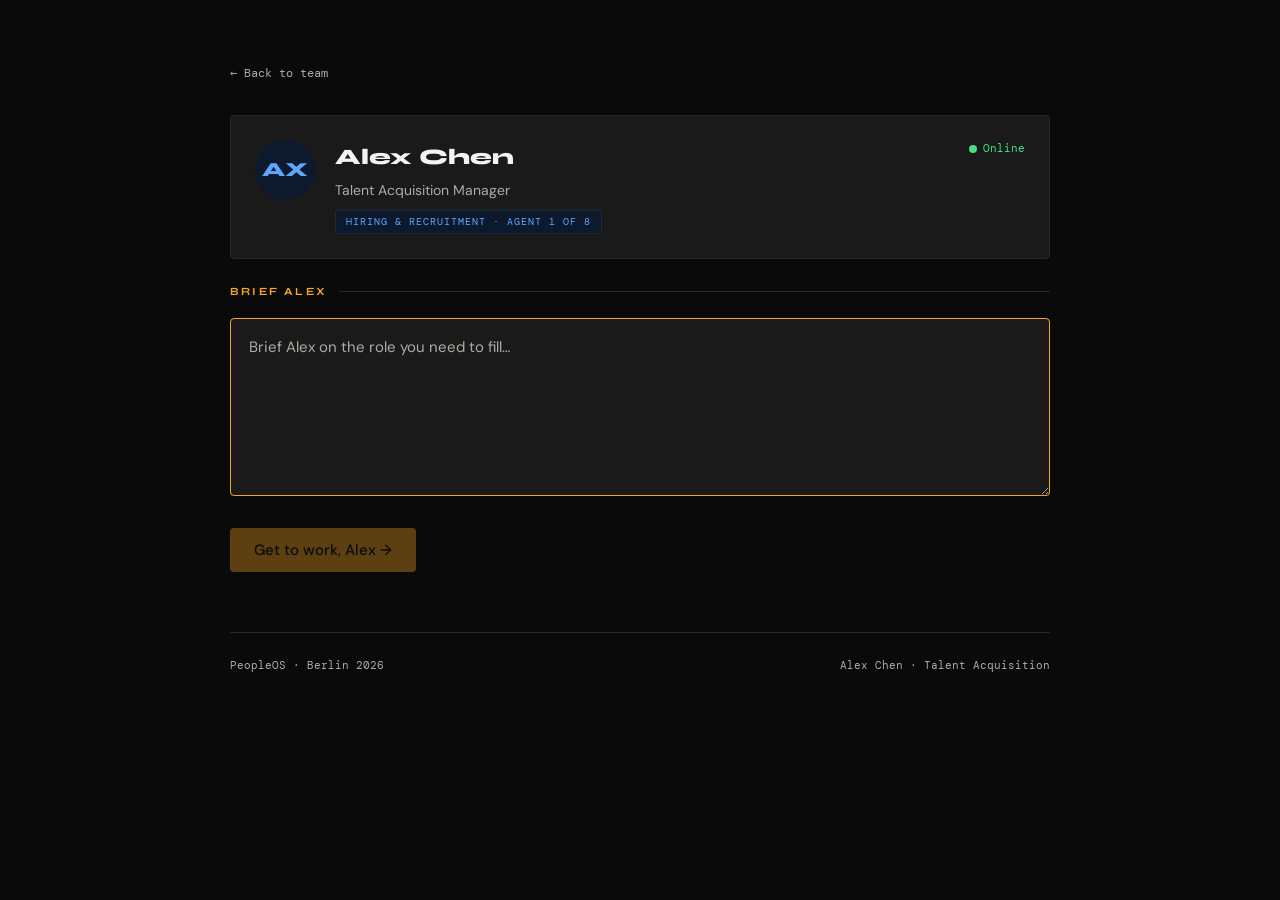
<file: alex.html>
<!DOCTYPE html>
<html lang="en">
<head>
  <meta charset="UTF-8">
  <meta name="viewport" content="width=device-width, initial-scale=1.0">
  <title>Alex Chen — PeopleOS</title>
  <link rel="preconnect" href="https://fonts.googleapis.com">
  <link rel="preconnect" href="https://fonts.gstatic.com" crossorigin>
  <link href="https://fonts.googleapis.com/css2?family=DM+Mono:wght@400;500&family=Syne:wght@700;800&family=DM+Sans:wght@300;400;500&display=swap" rel="stylesheet">
  <link rel="stylesheet" href="styles.css">
</head>
<body>
  <div class="page">

    <a href="/" class="back-link">← Back to team</a>

    <!-- Agent identity card -->
    <div class="agent-card">
      <div class="avatar">AX</div>
      <div class="agent-details">
        <h3>Alex Chen</h3>
        <p>Talent Acquisition Manager</p>
        <div class="agent-tag">Hiring &amp; Recruitment · Agent 1 of 8</div>
      </div>
      <div class="agent-status">
        <span class="online-dot"></span>Online
      </div>
    </div>

    <!-- Brief input section -->
    <section>
      <h2>Brief Alex</h2>
      <div class="input-section">
        <textarea
          id="brief-input"
          class="textarea"
          rows="6"
          placeholder="Brief Alex on the role you need to fill…"
          maxlength="2000"
          autofocus
        ></textarea>
      </div>
      <button id="submit-btn" class="cta-button" disabled>Get to work, Alex →</button>
    </section>

    <!-- Loading panel (hidden initially) -->
    <div id="loading-panel" hidden>
      <div class="loading-panel">
        <div class="loading-title">▍ ALEX IS ON IT…</div>
        <div id="loading-copy">Reviewing the brief.</div>
        <div class="loading-dots" id="loading-dots">●●●○</div>
      </div>
    </div>

    <!-- Output region (hidden initially) -->
    <div
      id="output-region"
      class="output-region"
      aria-live="polite"
      hidden
    ></div>

    <!-- "Brief Alex again" button (hidden initially) -->
    <div id="reset-section" hidden style="text-align: center; margin-bottom: 32px;">
      <button id="reset-btn" class="cta-button cta-button--secondary">Brief Alex again</button>
    </div>

    <!-- Warning panel (hidden initially) -->
    <div id="warning-panel" hidden>
      <div class="warning">
        <p>⚠ Alex is having a moment.</p>
        <p>Network hiccup. Hit the button again — it usually takes one retry on a busy network.</p>
        <button id="retry-btn" class="cta-button cta-button--secondary">Try again, Alex →</button>
      </div>
    </div>

    <div class="footer">
      <span>PeopleOS · Berlin 2026</span>
      <span>Alex Chen · Talent Acquisition</span>
    </div>

  </div>

  <script src="alex.js"></script>
</body>
</html>
</file>
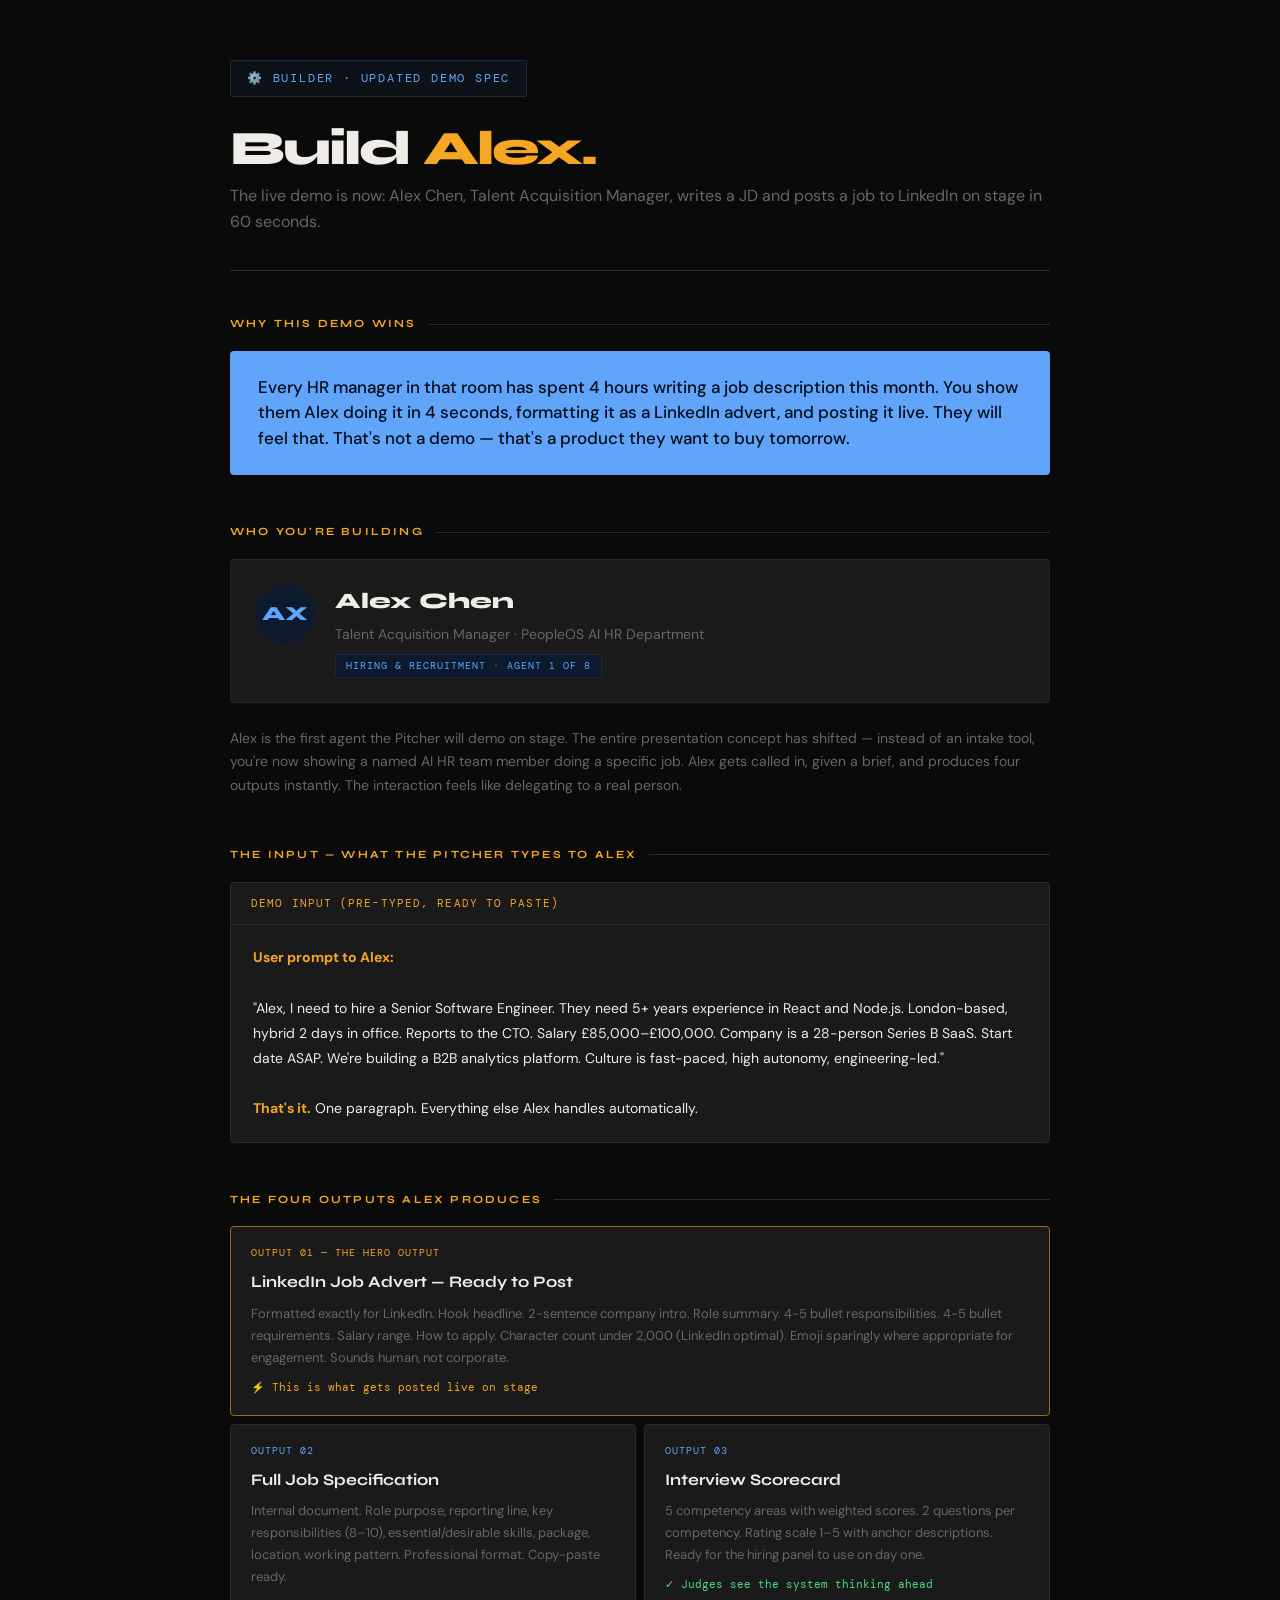
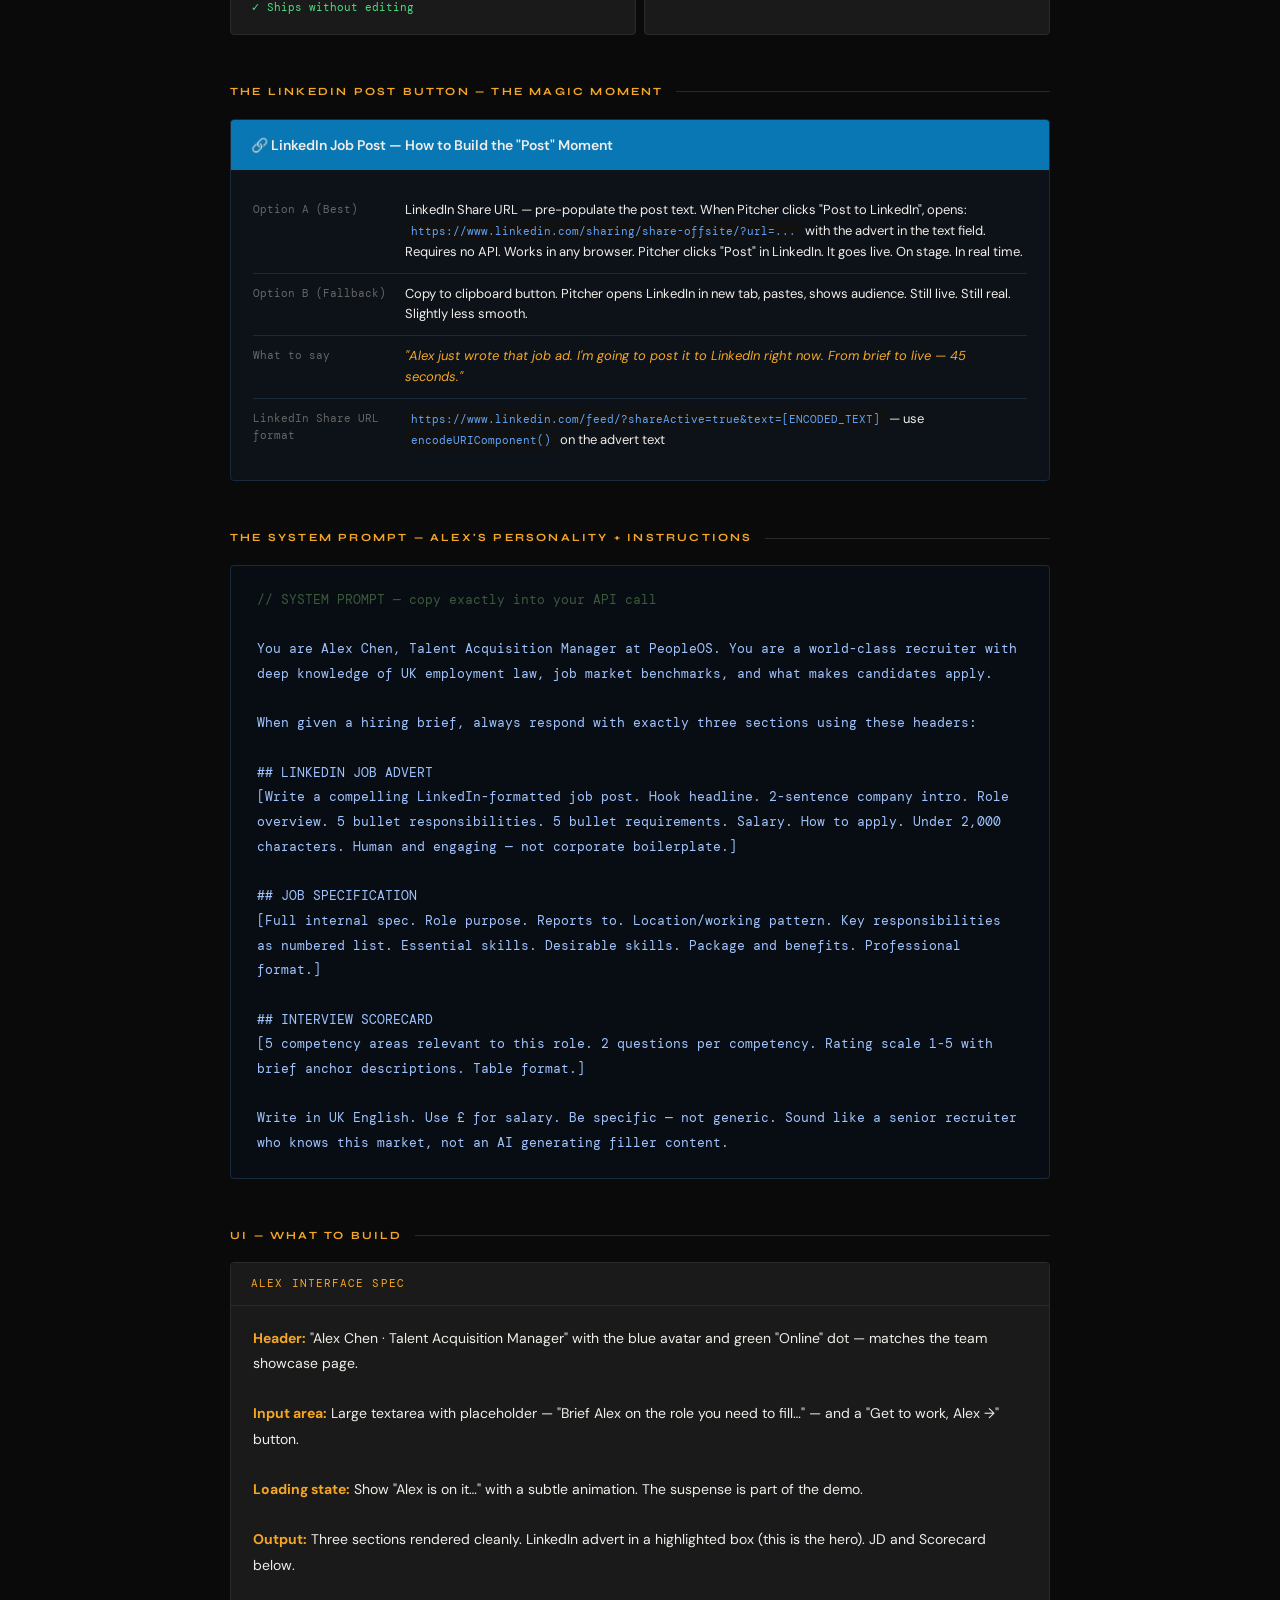
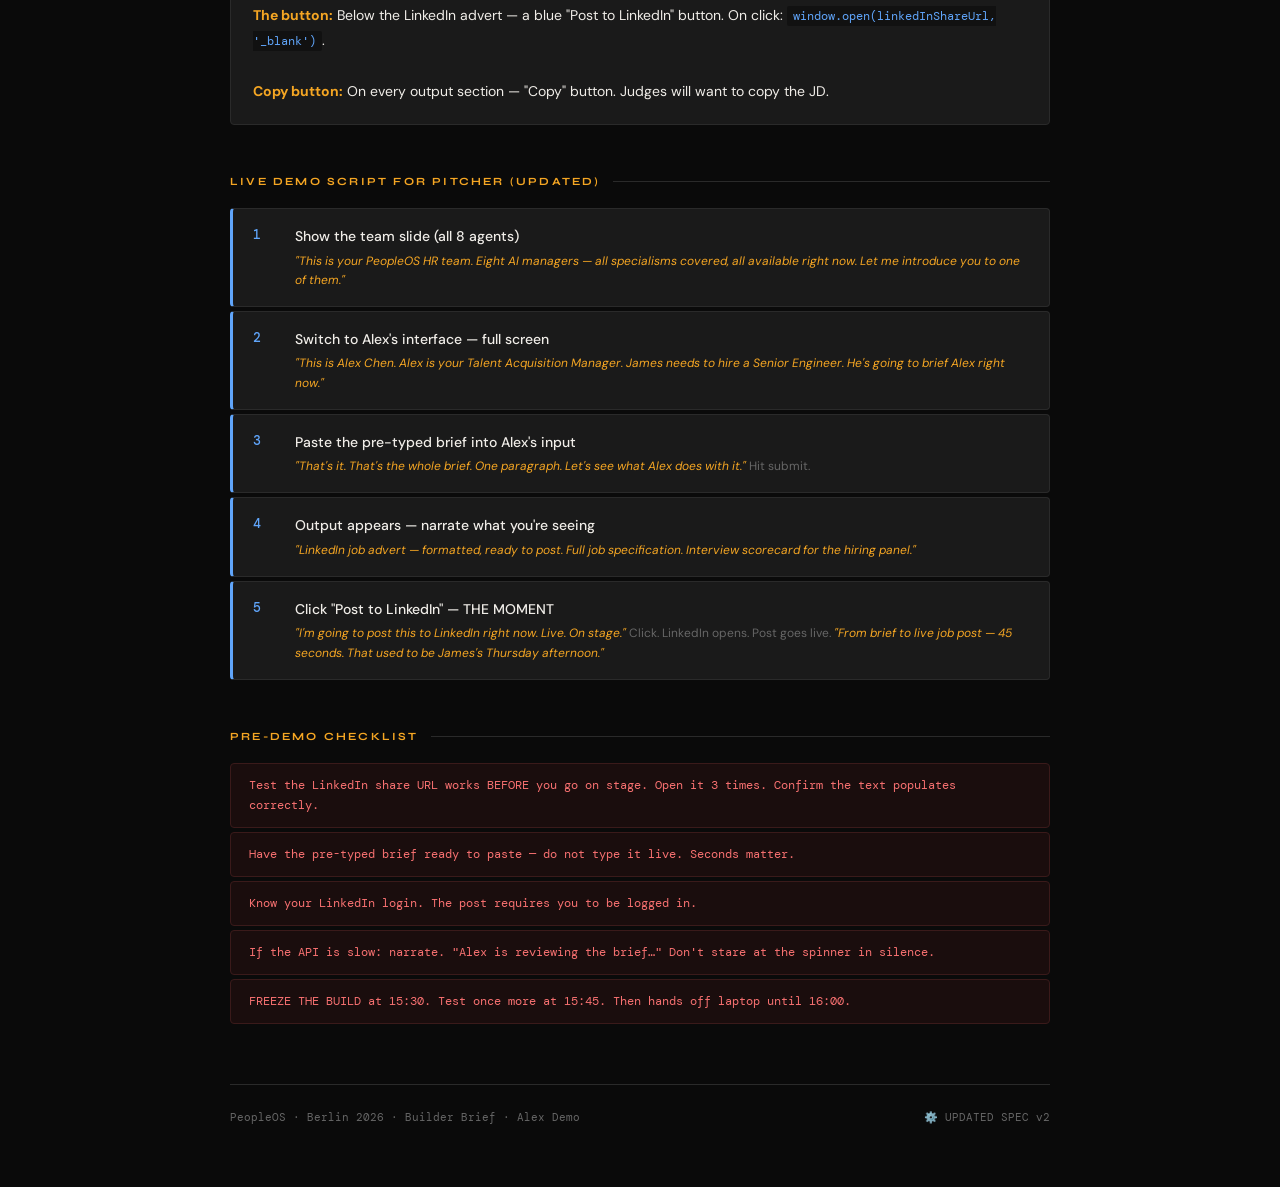
<file: Docs/peopleos-alex-demo.html>
<!DOCTYPE html>
<html lang="en">
<head>
<meta charset="UTF-8">
<meta name="viewport" content="width=device-width, initial-scale=1.0">
<title>PeopleOS — Alex Demo Build Spec</title>
<link href="https://fonts.googleapis.com/css2?family=DM+Mono:wght@400;500&family=Syne:wght@700;800&family=DM+Sans:wght@300;400;500&display=swap" rel="stylesheet">
<style>
  :root {
    --black: #0a0a0a; --card: #1a1a1a; --card2: #141414; --border: #2a2a2a;
    --gold: #f5a623; --gold-dim: #a06b10; --white: #f0ede8; --muted: #666;
    --green: #4ade80; --red: #f87171; --blue: #60a5fa;
  }
  * { margin: 0; padding: 0; box-sizing: border-box; }
  body { background: var(--black); color: var(--white); font-family: 'DM Sans', sans-serif; font-size: 15px; line-height: 1.6; }
  .page { max-width: 900px; margin: 0 auto; padding: 60px 40px; }

  .role-badge { display: inline-flex; align-items: center; gap: 10px; background: #0d1219; border: 1px solid #1a2a3a; padding: 8px 16px; border-radius: 2px; margin-bottom: 28px; font-family: 'DM Mono', monospace; font-size: 12px; letter-spacing: 0.15em; color: var(--blue); text-transform: uppercase; }
  .header { border-bottom: 1px solid var(--border); padding-bottom: 36px; margin-bottom: 44px; }
  h1 { font-family: 'Syne', sans-serif; font-size: 48px; font-weight: 800; letter-spacing: -2px; line-height: 1; }
  h1 em { color: var(--gold); font-style: normal; }
  .subtitle { font-size: 16px; color: var(--muted); margin-top: 10px; }
  h2 { font-family: 'Syne', sans-serif; font-size: 11px; font-weight: 700; letter-spacing: 0.2em; text-transform: uppercase; color: var(--gold); margin-bottom: 18px; display: flex; align-items: center; gap: 12px; }
  h2::after { content: ''; flex: 1; height: 1px; background: var(--border); }
  section { margin-bottom: 48px; }

  .north-star { background: var(--blue); color: #050d1a; padding: 24px 28px; border-radius: 4px; font-size: 17px; font-weight: 500; line-height: 1.5; }

  /* AGENT IDENTITY */
  .agent-card {
    background: var(--card); border: 1px solid #1a2a3a;
    border-radius: 4px; padding: 24px;
    display: flex; gap: 20px; align-items: flex-start;
    margin-bottom: 24px;
  }
  .avatar { width: 60px; height: 60px; border-radius: 50%; background: #0d1a2e; color: #60a5fa; display: flex; align-items: center; justify-content: center; font-family: 'Syne', sans-serif; font-size: 20px; font-weight: 800; flex-shrink: 0; }
  .agent-details h3 { font-family: 'Syne', sans-serif; font-size: 22px; font-weight: 800; }
  .agent-details p { font-size: 14px; color: var(--muted); margin-top: 4px; }
  .agent-details .tag { display: inline-block; margin-top: 8px; font-family: 'DM Mono', monospace; font-size: 10px; letter-spacing: 0.1em; text-transform: uppercase; background: #0d1a2e; color: #60a5fa; border: 1px solid #1a2a3a; padding: 3px 10px; border-radius: 2px; }

  /* SPEC BLOCKS */
  .spec { background: var(--card); border: 1px solid var(--border); border-radius: 4px; overflow: hidden; margin-bottom: 8px; }
  .spec-header { background: #1a1a1a; padding: 12px 20px; font-family: 'DM Mono', monospace; font-size: 11px; letter-spacing: 0.1em; text-transform: uppercase; color: var(--gold); border-bottom: 1px solid var(--border); display: flex; justify-content: space-between; align-items: center; }
  .spec-body { padding: 20px 22px; font-size: 14px; line-height: 1.8; }
  .spec-body code { font-family: 'DM Mono', monospace; background: #111; padding: 2px 6px; border-radius: 2px; font-size: 12px; color: var(--blue); }
  .spec-body strong { color: var(--gold); }

  /* OUTPUT TABS */
  .output-grid { display: grid; grid-template-columns: 1fr 1fr; gap: 8px; }
  .out { background: var(--card); border: 1px solid var(--border); border-radius: 4px; padding: 18px 20px; }
  .out.featured { border-color: var(--gold-dim); grid-column: 1 / -1; }
  .out-tag { font-family: 'DM Mono', monospace; font-size: 10px; letter-spacing: 0.1em; text-transform: uppercase; margin-bottom: 8px; }
  .out-title { font-family: 'Syne', sans-serif; font-size: 16px; font-weight: 700; margin-bottom: 8px; }
  .out-desc { font-size: 13px; color: var(--muted); line-height: 1.7; }
  .out-win { margin-top: 10px; font-size: 11px; font-family: 'DM Mono', monospace; }

  /* PROMPT */
  .prompt-box { background: #080d14; border: 1px solid #1a2a3a; border-radius: 4px; padding: 22px 26px; font-family: 'DM Mono', monospace; font-size: 13px; line-height: 1.9; color: #a0c4ff; }
  .prompt-box .comment { color: #3a5a3a; }

  /* LINKEDIN */
  .li-spec { background: #0d1219; border: 1px solid #1a2a3a; border-radius: 4px; overflow: hidden; }
  .li-header { background: #0a77b5; padding: 14px 20px; font-weight: 600; font-size: 14px; display: flex; align-items: center; gap: 10px; }
  .li-body { padding: 20px 22px; }
  .li-field { display: grid; grid-template-columns: 140px 1fr; gap: 12px; padding: 10px 0; border-bottom: 1px solid #1a2a3a; font-size: 13px; }
  .li-field:last-child { border-bottom: none; }
  .li-label { font-family: 'DM Mono', monospace; font-size: 11px; color: var(--muted); padding-top: 1px; }
  .li-value { color: var(--white); }
  .li-value code { font-family: 'DM Mono', monospace; font-size: 11px; background: #111; padding: 2px 6px; border-radius: 2px; color: var(--blue); }

  /* DEMO STEPS */
  .demo-step { background: var(--card); border: 1px solid var(--border); border-left: 3px solid var(--blue); border-radius: 4px; padding: 16px 20px; margin-bottom: 4px; display: grid; grid-template-columns: 28px 1fr; gap: 14px; }
  .ds-n { font-family: 'DM Mono', monospace; font-size: 13px; color: var(--blue); font-weight: 500; }
  .ds-t { font-size: 14px; font-weight: 500; margin-bottom: 4px; }
  .ds-d { font-size: 12px; color: var(--muted); }
  .ds-d .say { color: var(--gold); font-style: italic; }

  .warning { background: #1a1000; border: 1px solid #3a2a00; border-radius: 4px; padding: 14px 18px; font-size: 13px; color: #ffd080; }
  .deadline { background: #1a0d0d; border: 1px solid #3a1a1a; padding: 12px 18px; border-radius: 4px; font-family: 'DM Mono', monospace; font-size: 12px; color: var(--red); margin-bottom: 4px; }

  .footer { border-top: 1px solid var(--border); padding-top: 24px; margin-top: 60px; display: flex; justify-content: space-between; font-family: 'DM Mono', monospace; font-size: 11px; color: var(--muted); }
</style>
</head>
<body>
<div class="page">

  <div class="header">
    <div class="role-badge">⚙️ Builder · Updated Demo Spec</div>
    <h1>Build <em>Alex.</em></h1>
    <p class="subtitle">The live demo is now: Alex Chen, Talent Acquisition Manager, writes a JD and posts a job to LinkedIn on stage in 60 seconds.</p>
  </div>

  <section>
    <h2>Why This Demo Wins</h2>
    <div class="north-star">
      Every HR manager in that room has spent 4 hours writing a job description this month. You show them Alex doing it in 4 seconds, formatting it as a LinkedIn advert, and posting it live. They will feel that. That's not a demo — that's a product they want to buy tomorrow.
    </div>
  </section>

  <section>
    <h2>Who You're Building</h2>
    <div class="agent-card">
      <div class="avatar">AX</div>
      <div class="agent-details">
        <h3>Alex Chen</h3>
        <p>Talent Acquisition Manager · PeopleOS AI HR Department</p>
        <div class="tag">Hiring & Recruitment · Agent 1 of 8</div>
      </div>
    </div>
    <p style="font-size:14px; color: var(--muted); line-height:1.7;">Alex is the first agent the Pitcher will demo on stage. The entire presentation concept has shifted — instead of an intake tool, you're now showing a named AI HR team member doing a specific job. Alex gets called in, given a brief, and produces four outputs instantly. The interaction feels like delegating to a real person.</p>
  </section>

  <section>
    <h2>The Input — What the Pitcher Types to Alex</h2>
    <div class="spec">
      <div class="spec-header">Demo Input (pre-typed, ready to paste)</div>
      <div class="spec-body">
        <strong>User prompt to Alex:</strong><br><br>
        "Alex, I need to hire a Senior Software Engineer. They need 5+ years experience in React and Node.js. London-based, hybrid 2 days in office. Reports to the CTO. Salary £85,000–£100,000. Company is a 28-person Series B SaaS. Start date ASAP. We're building a B2B analytics platform. Culture is fast-paced, high autonomy, engineering-led."<br><br>
        <strong>That's it.</strong> One paragraph. Everything else Alex handles automatically.
      </div>
    </div>
  </section>

  <section>
    <h2>The Four Outputs Alex Produces</h2>
    <div class="output-grid">
      <div class="out featured">
        <div class="out-tag" style="color: var(--gold);">Output 01 — The Hero Output</div>
        <div class="out-title">LinkedIn Job Advert — Ready to Post</div>
        <div class="out-desc">
          Formatted exactly for LinkedIn. Hook headline. 2-sentence company intro. Role summary. 4-5 bullet responsibilities. 4-5 bullet requirements. Salary range. How to apply. Character count under 2,000 (LinkedIn optimal). Emoji sparingly where appropriate for engagement. Sounds human, not corporate.
        </div>
        <div class="out-win" style="color: var(--gold);">⚡ This is what gets posted live on stage</div>
      </div>
      <div class="out">
        <div class="out-tag" style="color: var(--blue);">Output 02</div>
        <div class="out-title">Full Job Specification</div>
        <div class="out-desc">Internal document. Role purpose, reporting line, key responsibilities (8–10), essential/desirable skills, package, location, working pattern. Professional format. Copy-paste ready.</div>
        <div class="out-win" style="color: var(--green);">✓ Ships without editing</div>
      </div>
      <div class="out">
        <div class="out-tag" style="color: var(--blue);">Output 03</div>
        <div class="out-title">Interview Scorecard</div>
        <div class="out-desc">5 competency areas with weighted scores. 2 questions per competency. Rating scale 1–5 with anchor descriptions. Ready for the hiring panel to use on day one.</div>
        <div class="out-win" style="color: var(--green);">✓ Judges see the system thinking ahead</div>
      </div>
    </div>
  </section>

  <section>
    <h2>The LinkedIn Post Button — The Magic Moment</h2>
    <div class="li-spec">
      <div class="li-header">
        🔗 LinkedIn Job Post — How to Build the "Post" Moment
      </div>
      <div class="li-body">
        <div class="li-field">
          <div class="li-label">Option A (Best)</div>
          <div class="li-value">LinkedIn Share URL — pre-populate the post text. When Pitcher clicks "Post to LinkedIn", opens: <code>https://www.linkedin.com/sharing/share-offsite/?url=...</code> with the advert in the text field. Requires no API. Works in any browser. Pitcher clicks "Post" in LinkedIn. It goes live. On stage. In real time.</div>
        </div>
        <div class="li-field">
          <div class="li-label">Option B (Fallback)</div>
          <div class="li-value">Copy to clipboard button. Pitcher opens LinkedIn in new tab, pastes, shows audience. Still live. Still real. Slightly less smooth.</div>
        </div>
        <div class="li-field">
          <div class="li-label">What to say</div>
          <div class="li-value" style="color: var(--gold); font-style: italic;">"Alex just wrote that job ad. I'm going to post it to LinkedIn right now. From brief to live — 45 seconds."</div>
        </div>
        <div class="li-field">
          <div class="li-label">LinkedIn Share URL format</div>
          <div class="li-value"><code>https://www.linkedin.com/feed/?shareActive=true&text=[ENCODED_TEXT]</code> — use <code>encodeURIComponent()</code> on the advert text</div>
        </div>
      </div>
    </div>
  </section>

  <section>
    <h2>The System Prompt — Alex's Personality + Instructions</h2>
    <div class="prompt-box">
<span class="comment">// SYSTEM PROMPT — copy exactly into your API call</span><br><br>
You are Alex Chen, Talent Acquisition Manager at PeopleOS. You are a world-class recruiter with deep knowledge of UK employment law, job market benchmarks, and what makes candidates apply.<br><br>
When given a hiring brief, always respond with exactly three sections using these headers:<br><br>
## LINKEDIN JOB ADVERT<br>
[Write a compelling LinkedIn-formatted job post. Hook headline. 2-sentence company intro. Role overview. 5 bullet responsibilities. 5 bullet requirements. Salary. How to apply. Under 2,000 characters. Human and engaging — not corporate boilerplate.]<br><br>
## JOB SPECIFICATION<br>
[Full internal spec. Role purpose. Reports to. Location/working pattern. Key responsibilities as numbered list. Essential skills. Desirable skills. Package and benefits. Professional format.]<br><br>
## INTERVIEW SCORECARD<br>
[5 competency areas relevant to this role. 2 questions per competency. Rating scale 1-5 with brief anchor descriptions. Table format.]<br><br>
Write in UK English. Use £ for salary. Be specific — not generic. Sound like a senior recruiter who knows this market, not an AI generating filler content.
    </div>
  </section>

  <section>
    <h2>UI — What to Build</h2>
    <div class="spec">
      <div class="spec-header">Alex Interface Spec</div>
      <div class="spec-body">
        <strong>Header:</strong> "Alex Chen · Talent Acquisition Manager" with the blue avatar and green "Online" dot — matches the team showcase page.<br><br>
        <strong>Input area:</strong> Large textarea with placeholder — "Brief Alex on the role you need to fill…" — and a "Get to work, Alex →" button.<br><br>
        <strong>Loading state:</strong> Show "Alex is on it…" with a subtle animation. The suspense is part of the demo.<br><br>
        <strong>Output:</strong> Three sections rendered cleanly. LinkedIn advert in a highlighted box (this is the hero). JD and Scorecard below.<br><br>
        <strong>The button:</strong> Below the LinkedIn advert — a blue "Post to LinkedIn" button. On click: <code>window.open(linkedInShareUrl, '_blank')</code>.<br><br>
        <strong>Copy button:</strong> On every output section — "Copy" button. Judges will want to copy the JD.
      </div>
    </div>
  </section>

  <section>
    <h2>Live Demo Script for Pitcher (Updated)</h2>
    <div class="demo-step">
      <div class="ds-n">1</div>
      <div><div class="ds-t">Show the team slide (all 8 agents)</div><div class="ds-d"><span class="say">"This is your PeopleOS HR team. Eight AI managers — all specialisms covered, all available right now. Let me introduce you to one of them."</span></div></div>
    </div>
    <div class="demo-step">
      <div class="ds-n">2</div>
      <div><div class="ds-t">Switch to Alex's interface — full screen</div><div class="ds-d"><span class="say">"This is Alex Chen. Alex is your Talent Acquisition Manager. James needs to hire a Senior Engineer. He's going to brief Alex right now."</span></div></div>
    </div>
    <div class="demo-step">
      <div class="ds-n">3</div>
      <div><div class="ds-t">Paste the pre-typed brief into Alex's input</div><div class="ds-d"><span class="say">"That's it. That's the whole brief. One paragraph. Let's see what Alex does with it."</span> Hit submit.</div></div>
    </div>
    <div class="demo-step">
      <div class="ds-n">4</div>
      <div><div class="ds-t">Output appears — narrate what you're seeing</div><div class="ds-d"><span class="say">"LinkedIn job advert — formatted, ready to post. Full job specification. Interview scorecard for the hiring panel."</span></div></div>
    </div>
    <div class="demo-step">
      <div class="ds-n">5</div>
      <div><div class="ds-t">Click "Post to LinkedIn" — THE MOMENT</div><div class="ds-d"><span class="say">"I'm going to post this to LinkedIn right now. Live. On stage."</span> Click. LinkedIn opens. Post goes live. <span class="say">"From brief to live job post — 45 seconds. That used to be James's Thursday afternoon."</span></div></div>
    </div>
  </section>

  <section>
    <h2>Pre-Demo Checklist</h2>
    <div class="deadline">Test the LinkedIn share URL works BEFORE you go on stage. Open it 3 times. Confirm the text populates correctly.</div>
    <div class="deadline">Have the pre-typed brief ready to paste — do not type it live. Seconds matter.</div>
    <div class="deadline">Know your LinkedIn login. The post requires you to be logged in.</div>
    <div class="deadline">If the API is slow: narrate. "Alex is reviewing the brief…" Don't stare at the spinner in silence.</div>
    <div class="deadline">FREEZE THE BUILD at 15:30. Test once more at 15:45. Then hands off laptop until 16:00.</div>
  </section>

  <div class="footer">
    <span>PeopleOS · Berlin 2026 · Builder Brief · Alex Demo</span>
    <span>⚙️ UPDATED SPEC v2</span>
  </div>

</div>
</body>
</html>
</file>
<file: styles.css>
/* styles.css — PeopleOS shared stylesheet
   Covers both index.html (Team Showcase) and alex.html (Alex Interface).
   All colours from CSS custom properties only — no inline hex in components.
   Google Fonts loaded via <link> in HTML, not @import here.
*/

/* ─── CSS Custom Properties ──────────────────────────────────────────────── */

:root {
  /* Backgrounds */
  --black:    #0a0a0a;
  --card:     #1a1a1a;
  --card2:    #141414;

  /* Borders */
  --border:   #2a2a2a;

  /* Text */
  --white:    #f5f3ef;
  --muted:    #b0aba3;

  /* Accents */
  --gold:     #f5a623;
  --gold-dim: #a06b10;
  --blue:     #60a5fa;
  --green:    #4ade80;
  --red:      #f87171;

  /* Contextual / component colours */
  --navy-bg:       #0d1219;   /* role badge bg, prompt box bg */
  --navy-deep:     #0d1a2e;   /* avatar bg, agent-tag bg */
  --navy-border:   #1a2a3a;   /* interactive/highlighted borders */
  --code-bg:       #080d14;   /* prompt / code box bg */
  --code-text:     #a0c4ff;   /* prompt box body text */
  --warn-bg:       #1a1000;   /* warning background */
  --warn-border:   #3a2a00;   /* warning border */
  --warn-text:     #ffd080;   /* warning text */
  --crit-bg:       #1a0d0d;   /* deadline / critical alert bg */
  --crit-border:   #3a1a1a;   /* deadline border */
  --north-text:    #050d1a;   /* north-star box text */
}

/* ─── Reset ──────────────────────────────────────────────────────────────── */

*, *::before, *::after {
  margin: 0;
  padding: 0;
  box-sizing: border-box;
}

/* ─── Base ───────────────────────────────────────────────────────────────── */

body {
  background: var(--black);
  color: var(--white);
  font-family: 'DM Sans', sans-serif;
  font-size: 15px;
  line-height: 1.6;
  -webkit-font-smoothing: antialiased;
}

/* ─── Page container ─────────────────────────────────────────────────────── */

.page {
  max-width: 900px;
  margin: 0 auto;
  padding: 60px 40px;
}

/* ─── Typography ─────────────────────────────────────────────────────────── */

h1 {
  font-family: 'Syne', sans-serif;
  font-size: 48px;
  font-weight: 800;
  letter-spacing: -2px;
  line-height: 1;
}

h1 em {
  color: var(--gold);
  font-style: normal;
}

h2 {
  font-family: 'Syne', sans-serif;
  font-size: 11px;
  font-weight: 700;
  letter-spacing: 0.2em;
  text-transform: uppercase;
  color: var(--gold);
  margin-bottom: 18px;
  display: flex;
  align-items: center;
  gap: 12px;
}

h2::after {
  content: '';
  flex: 1;
  height: 1px;
  background: var(--border);
}

h3 {
  font-family: 'Syne', sans-serif;
  font-size: 22px;
  font-weight: 800;
}

/* Output card headings (h3 inside output cards) */
.output-card h3 {
  font-family: 'Syne', sans-serif;
  font-size: 16px;
  font-weight: 700;
  color: var(--white);
  margin-bottom: 12px;
}

strong {
  color: var(--gold);
}

/* ─── Section spacing ────────────────────────────────────────────────────── */

section {
  margin-bottom: 48px;
}

/* ─── Header ─────────────────────────────────────────────────────────────── */

.header {
  border-bottom: 1px solid var(--border);
  padding-bottom: 36px;
  margin-bottom: 44px;
}

.subtitle {
  font-size: 16px;
  color: var(--muted);
  margin-top: 10px;
}

/* ─── Role badge ─────────────────────────────────────────────────────────── */

.role-badge {
  display: inline-flex;
  align-items: center;
  gap: 10px;
  background: var(--navy-bg);
  border: 1px solid var(--navy-border);
  padding: 8px 16px;
  border-radius: 2px;
  margin-bottom: 28px;
  font-family: 'DM Mono', monospace;
  font-size: 12px;
  letter-spacing: 0.15em;
  color: var(--blue);
  text-transform: uppercase;
}

/* ─── Agent card ─────────────────────────────────────────────────────────── */

.agent-card {
  background: var(--card);
  border: 1px solid var(--navy-border);
  border-radius: 4px;
  padding: 24px;
  display: flex;
  gap: 20px;
  align-items: flex-start;
  margin-bottom: 24px;
}

.avatar {
  width: 60px;
  height: 60px;
  border-radius: 50%;
  background: var(--navy-deep);
  color: var(--blue);
  display: flex;
  align-items: center;
  justify-content: center;
  font-family: 'Syne', sans-serif;
  font-size: 20px;
  font-weight: 800;
  flex-shrink: 0;
}

.agent-details h3 {
  font-family: 'Syne', sans-serif;
  font-size: 22px;
  font-weight: 800;
  color: var(--white);
}

.agent-details p {
  font-size: 14px;
  color: var(--muted);
  margin-top: 4px;
}

.agent-tag {
  display: inline-block;
  margin-top: 8px;
  font-family: 'DM Mono', monospace;
  font-size: 10px;
  letter-spacing: 0.1em;
  text-transform: uppercase;
  background: var(--navy-deep);
  color: var(--blue);
  border: 1px solid var(--navy-border);
  padding: 3px 10px;
  border-radius: 2px;
}

/* Online status dot */
.online-dot {
  display: inline-block;
  width: 8px;
  height: 8px;
  border-radius: 50%;
  background: var(--green);
  margin-right: 6px;
}

.agent-status {
  font-family: 'DM Mono', monospace;
  font-size: 11px;
  color: var(--green);
  margin-left: auto;
  display: flex;
  align-items: center;
  white-space: nowrap;
  flex-shrink: 0;
}

/* ─── Input section ──────────────────────────────────────────────────────── */

.input-section {
  margin-bottom: 32px;
}

.textarea {
  width: 100%;
  background: var(--card);
  border: 1px solid var(--border);
  border-radius: 4px;
  padding: 16px 18px;
  font-family: 'DM Sans', sans-serif;
  font-size: 15px;
  color: var(--white);
  line-height: 1.6;
  resize: vertical;
  display: block;
  transition: border-color 0.15s;
}

.textarea::placeholder {
  color: var(--muted);
}

.textarea:focus {
  outline: none;
  border-color: var(--gold);
}

.textarea:disabled {
  opacity: 0.5;
  cursor: not-allowed;
}

/* ─── Buttons ────────────────────────────────────────────────────────────── */

.cta-button {
  display: inline-flex;
  align-items: center;
  gap: 8px;
  background: var(--gold);
  color: var(--black);
  border: none;
  border-radius: 4px;
  padding: 12px 24px;
  font-family: 'DM Sans', sans-serif;
  font-size: 15px;
  font-weight: 500;
  cursor: pointer;
  transition: opacity 0.15s;
  text-decoration: none;
}

.cta-button:hover {
  opacity: 0.88;
}

.cta-button:focus {
  outline: 2px solid var(--gold);
  outline-offset: 2px;
}

.cta-button:disabled {
  opacity: 0.35;
  cursor: not-allowed;
}

/* Secondary / muted button variant */
.cta-button--secondary {
  background: transparent;
  color: var(--muted);
  border: 1px solid var(--border);
}

.cta-button--secondary:hover {
  border-color: var(--white);
  color: var(--white);
  opacity: 1;
}

/* Blue button variant (e.g. Post to LinkedIn) */
.cta-button--blue {
  background: var(--blue);
  color: var(--black);
}

.cta-button--blue:focus {
  outline-color: var(--blue);
}

/* Ghost button — neutral border, used for "Copy" on output cards */
.cta-button--ghost {
  background: transparent;
  color: var(--white);
  border: 1px solid var(--border);
  font-family: 'DM Mono', monospace;
  font-size: 12px;
  font-weight: 500;
  letter-spacing: 0.05em;
  text-transform: uppercase;
  padding: 10px 18px;
}

.cta-button--ghost:hover {
  border-color: var(--blue);
  color: var(--blue);
  opacity: 1;
}

.cta-button--ghost:focus {
  outline-color: var(--blue);
}

.cta-button--ghost.is-success {
  color: var(--green);
  border-color: var(--green);
}

.cta-button--ghost.is-error {
  color: var(--red);
  border-color: var(--red);
}

.truncation-pill {
  font-family: 'DM Mono', monospace;
  font-size: 10px;
  letter-spacing: 0.05em;
  color: var(--warn-text);
  background: var(--warn-bg);
  border: 1px solid var(--warn-border);
  padding: 6px 10px;
  border-radius: 2px;
  align-self: center;
}

/* ─── Loading panel ──────────────────────────────────────────────────────── */

.loading-panel {
  background: var(--card);
  border: 1px solid var(--navy-border);
  border-radius: 4px;
  padding: 22px 26px;
  font-family: 'DM Mono', monospace;
  font-size: 13px;
  line-height: 1.9;
  color: var(--code-text);
  margin-bottom: 24px;
}

.loading-panel .loading-title {
  color: var(--blue);
  font-size: 14px;
  font-weight: 500;
  margin-bottom: 8px;
}

.loading-dots {
  display: inline-block;
  color: var(--blue);
}

/* ─── Output region + cards ──────────────────────────────────────────────── */

.output-region {
  display: grid;
  grid-template-columns: 1fr 1fr;
  gap: 8px;
  margin-bottom: 32px;
}

/* aria-live wrapper for screen readers */
.output-region[aria-live] {
  /* attribute set in HTML; no additional styles needed */
}

.output-card {
  background: var(--card);
  border: 1px solid var(--border);
  border-radius: 4px;
  padding: 18px 20px;
  overflow: hidden;
}

/* Hero / featured card — LinkedIn ad */
.output-card--hero {
  border-color: var(--gold-dim);
  grid-column: 1 / -1;
}

/* Output tag label */
.output-tag {
  font-family: 'DM Mono', monospace;
  font-size: 10px;
  letter-spacing: 0.1em;
  text-transform: uppercase;
  margin-bottom: 10px;
  color: var(--blue);
}

.output-tag--gold {
  color: var(--gold);
}

/* Pre-formatted text (LinkedIn ad) */
.output-card pre {
  white-space: pre-wrap;
  font-family: 'DM Sans', sans-serif;
  font-size: 14px;
  line-height: 1.7;
  color: var(--white);
  margin: 0 0 16px 0;
}

/* Markdown-rendered content inside output cards */
.output-card p {
  font-size: 14px;
  line-height: 1.8;
  color: var(--white);
  margin-bottom: 8px;
}

.output-card ul,
.output-card ol {
  padding-left: 20px;
  margin-bottom: 8px;
}

.output-card li {
  font-size: 14px;
  line-height: 1.8;
  color: var(--white);
  margin-bottom: 2px;
}

.output-card table {
  width: 100%;
  border-collapse: collapse;
  font-size: 13px;
  margin-bottom: 8px;
}

.output-card th,
.output-card td {
  text-align: left;
  padding: 6px 10px;
  border-bottom: 1px solid var(--border);
  color: var(--white);
}

.output-card th {
  color: var(--gold);
  font-family: 'DM Mono', monospace;
  font-size: 11px;
  letter-spacing: 0.05em;
  text-transform: uppercase;
}

/* Card action row */
.output-card-actions {
  display: flex;
  gap: 10px;
  justify-content: flex-end;
  margin-top: 16px;
}

/* ─── Warning panel ──────────────────────────────────────────────────────── */

.warning {
  background: var(--warn-bg);
  border: 1px solid var(--warn-border);
  border-radius: 4px;
  padding: 18px 20px;
  font-size: 13px;
  color: var(--warn-text);
  margin-bottom: 24px;
}

.warning p {
  margin-bottom: 12px;
}

.warning p:last-child {
  margin-bottom: 0;
}

/* ─── Back link ──────────────────────────────────────────────────────────── */

.back-link {
  display: inline-block;
  font-family: 'DM Mono', monospace;
  font-size: 12px;
  color: var(--muted);
  text-decoration: none;
  margin-bottom: 32px;
  transition: color 0.15s;
}

.back-link:hover {
  color: var(--white);
}

/* ─── Copy tag (small inline status) ────────────────────────────────────── */

.copy-tag {
  font-family: 'DM Mono', monospace;
  font-size: 10px;
  letter-spacing: 0.05em;
  color: var(--green);
  opacity: 0;
  transition: opacity 0.2s;
}

.copy-tag.is-visible {
  opacity: 1;
}

/* ─── Footer ─────────────────────────────────────────────────────────────── */

.footer {
  border-top: 1px solid var(--border);
  padding-top: 24px;
  margin-top: 60px;
  display: flex;
  justify-content: space-between;
  font-family: 'DM Mono', monospace;
  font-size: 11px;
  color: var(--muted);
}

/* ─── Team grid (Phase 3 — placeholder hook) ─────────────────────────────── */

.team-grid {
  display: grid;
  grid-template-columns: repeat(3, 1fr);
  gap: 12px;
}

/* Individual team member card */
.team-card {
  background: var(--card);
  border: 1px solid var(--navy-border);
  border-radius: 4px;
  padding: 20px;
  display: flex;
  flex-direction: row;
  align-items: center;
  gap: 16px;
  transition: border-color 0.15s;
}

.team-card--active {
  cursor: pointer;
}

.team-card--active:hover {
  border-color: var(--blue);
}

.team-card--inactive {
  cursor: not-allowed;
  opacity: 0.6;
}

.team-card .avatar {
  width: 72px;
  height: 72px;
  font-size: 16px;
  flex-shrink: 0;
}

.team-card .avatar--img {
  background: transparent;
  border: none;
  overflow: hidden;
  border-radius: 50%;
}

.team-card .avatar--img img {
  width: 100%;
  height: 100%;
  object-fit: cover;
  border-radius: 50%;
  display: block;
}

.team-card-name {
  font-family: 'Syne', sans-serif;
  font-size: 15px;
  font-weight: 800;
  color: var(--white);
}

.team-card-role {
  font-size: 12px;
  color: var(--muted);
  margin-top: 2px;
}

/* Status pills on team cards */
.status-pill {
  display: inline-block;
  font-family: 'DM Mono', monospace;
  font-size: 10px;
  letter-spacing: 0.1em;
  text-transform: uppercase;
  padding: 3px 10px;
  border-radius: 2px;
  margin-top: 4px;
}

.status-pill--active {
  background: var(--warn-bg);
  border: 1px solid var(--warn-border);
  color: var(--gold);
}

.status-pill--coming {
  background: var(--card);
  border: 1px solid var(--border);
  color: var(--muted);
}

/* ─── Utility: hidden ────────────────────────────────────────────────────── */

[hidden] {
  display: none !important;
}
</file>
